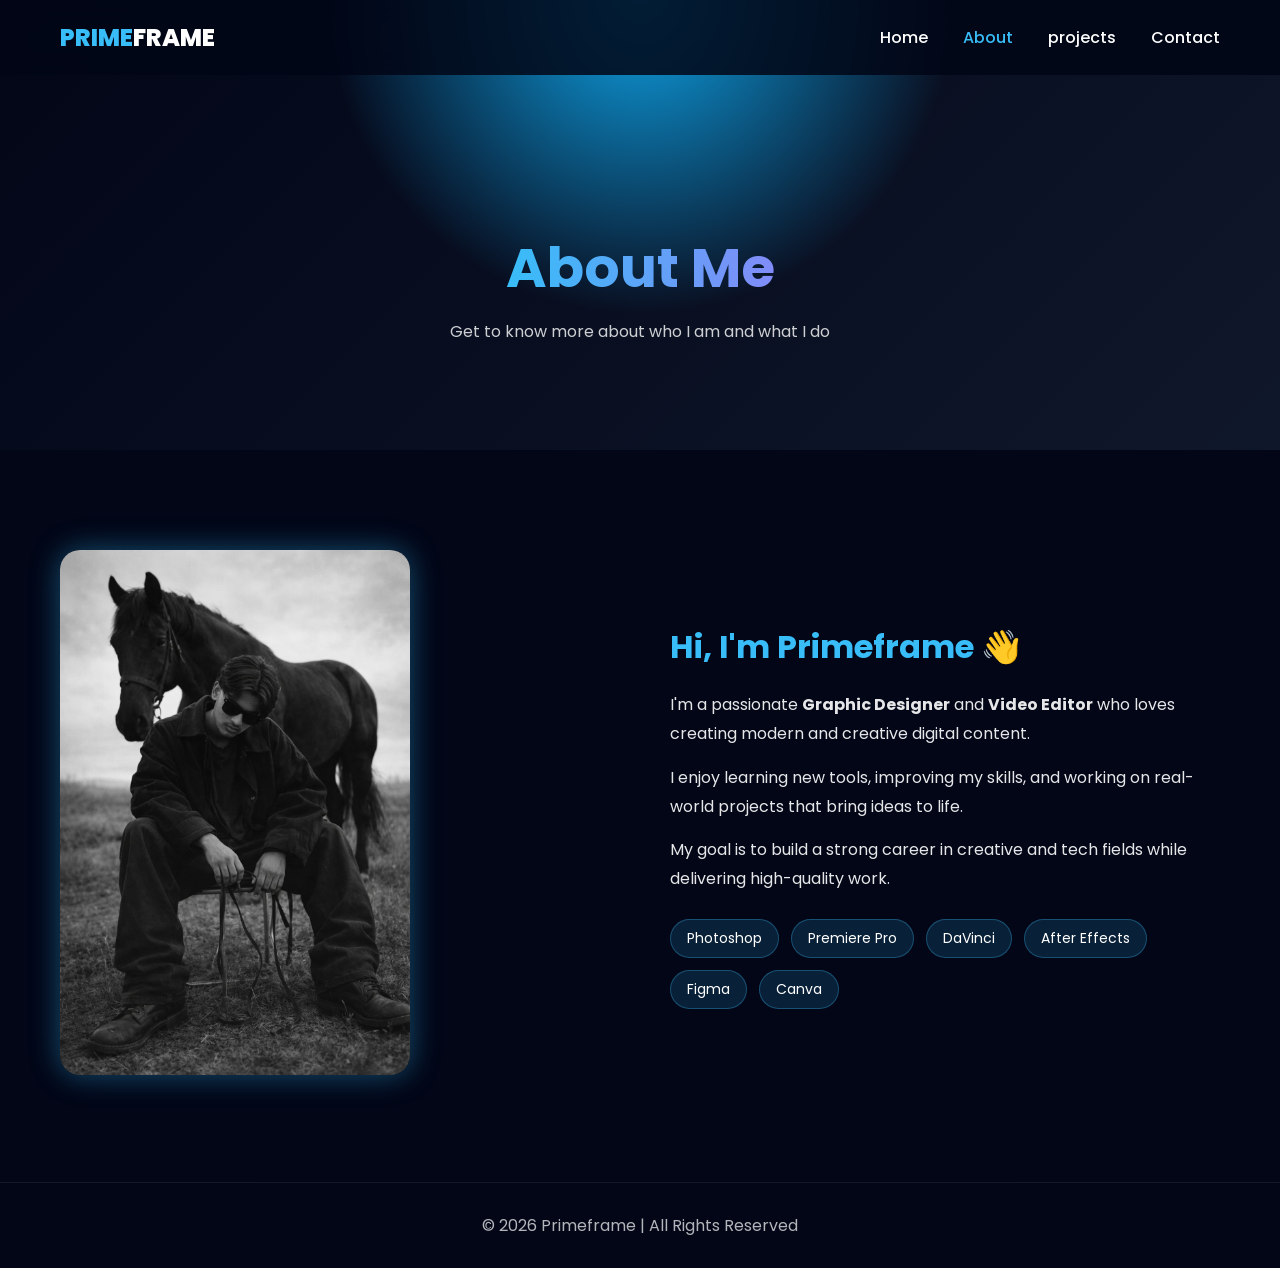
<file: aboutus.html>
<!DOCTYPE html>
<html lang="en">
<head>
  <meta charset="UTF-8">
  <meta name="viewport" content="width=device-width, initial-scale=1.0">

  <title>About Me | Primeframe</title>

  <!-- CSS -->
  <link rel="stylesheet" href="aboutus.css">

  <!-- Google Font -->
  <link href="https://fonts.googleapis.com/css2?family=Poppins:wght@300;400;500;600;700;800;900&display=swap" rel="stylesheet">

</head>
<body>

  <!-- NAVBAR -->
  <header class="navbar">

    <div class="logo">
      PRIME<span>FRAME</span>
    </div>

    <nav class="nav">
      <a href="/index.html">Home</a>
      <a href="/aboutus.html" class="active">About</a>
      <a href="/projects.html">projects</a>
      <a href="/contact.html">Contact</a>
    </nav>

  </header>

  <!-- ABOUT HERO -->
  <section class="about-hero">

    <h1>About Me</h1>
    <p>Get to know more about who I am and what I do</p>

  </section>

  <!-- ABOUT CONTENT -->
  <section class="about-content">

    <div class="about-container">

      <!-- Image -->
      <div class="about-img">
        <img src="/WhatsApp Image 2026-01-30 at 10.18.16 PM.jpeg" alt="Profile">
      </div>

      <!-- Text -->
      <div class="about-text">

        <h2>Hi, I'm Primeframe 👋</h2>

        <p>
          I'm a passionate <strong>Graphic Designer</strong> and
          <strong>Video Editor</strong> who loves creating modern
          and creative digital content.
        </p>

        <p>
          I enjoy learning new tools, improving my skills, and
          working on real-world projects that bring ideas to life.
        </p>

        <p>
          My goal is to build a strong career in creative and tech fields
          while delivering high-quality work.
        </p>

        <div class="about-skills">

          <span>Photoshop</span>
          <span>Premiere Pro</span>
          <span>DaVinci</span>
          <span>After Effects</span>
          <span>Figma</span>
          <span>Canva</span>

        </div>

      </div>

    </div>

  </section>

  <!-- FOOTER -->
  <footer class="footer" id="contact">

    <p>© 2026  Primeframe | All Rights Reserved</p>

  </footer>

</body>
</html>
</file>
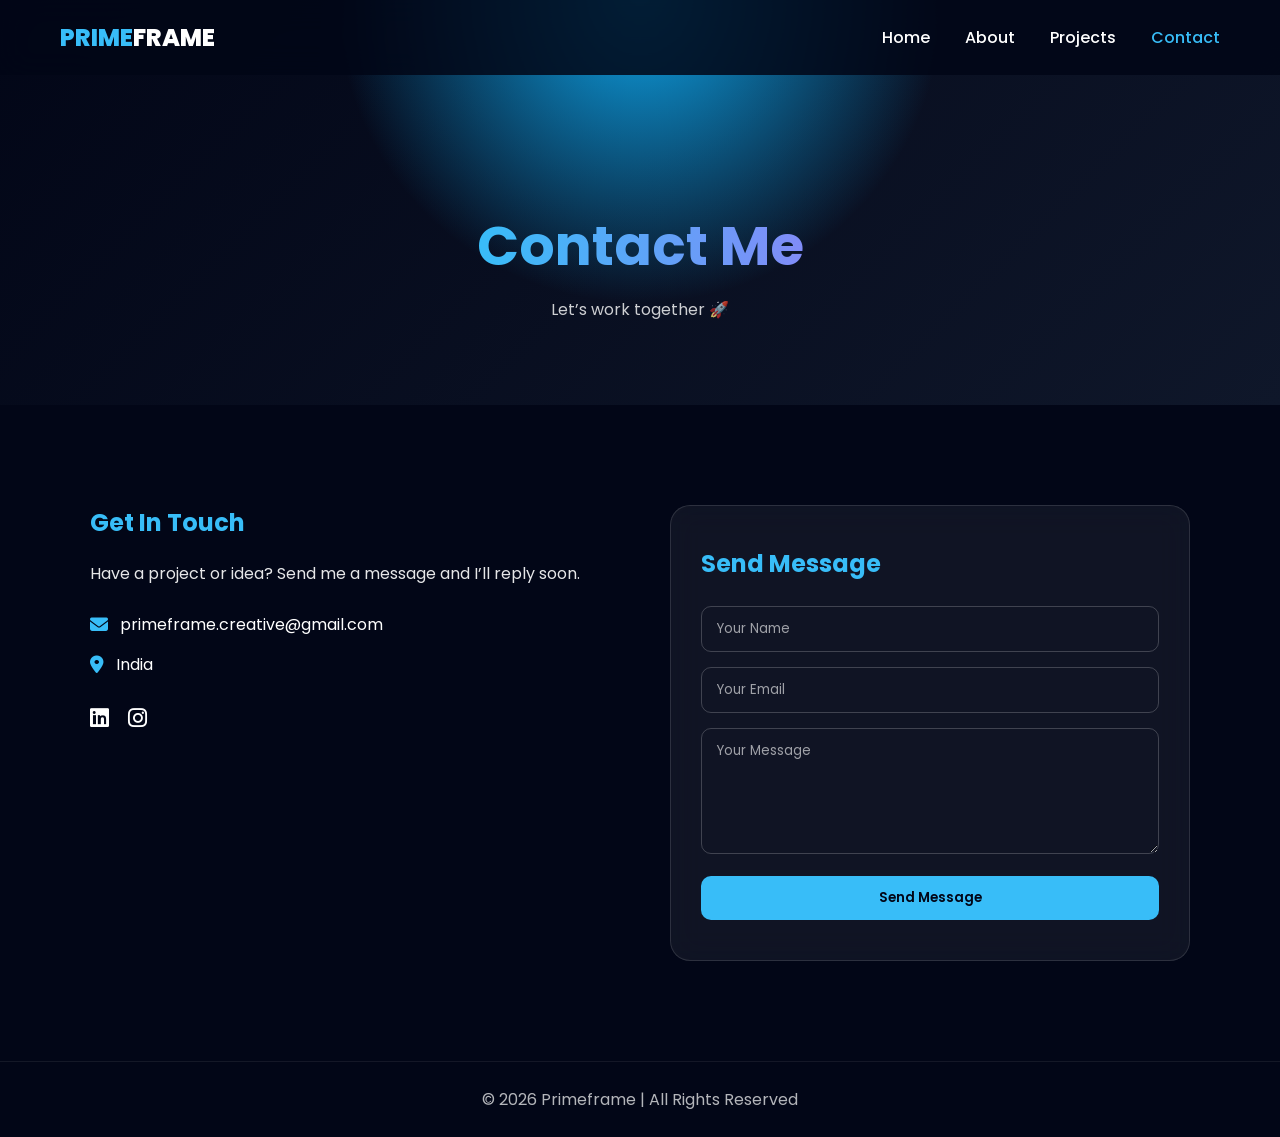
<file: contact.html>
<!DOCTYPE html>
<html lang="en">
<head>
  <meta charset="UTF-8">
  <meta name="viewport" content="width=device-width, initial-scale=1.0">

  <title>Contact Me | Primeframe</title>

  <!-- CSS -->
  <link rel="stylesheet" href="contact.css">

  <!-- Font Awesome -->
  <link rel="stylesheet"
    href="https://cdnjs.cloudflare.com/ajax/libs/font-awesome/6.5.0/css/all.min.css">

  <!-- Google Font -->
  <link href="https://fonts.googleapis.com/css2?family=Poppins:wght@300;400;500;600;700;800;900&display=swap"
        rel="stylesheet">
</head>

<body>

<!-- NAVBAR -->
<header class="navbar">

  <div class="logo">
    PRIME<span>FRAME</span>
  </div>

  <nav class="nav">
    <a href="/index.html">Home</a>
    <a href="/aboutus.html">About</a>
    <a href="/projects.html">Projects</a>
    <a href="/contact.html" class="active">Contact</a>
  </nav>

</header>


<!-- HERO -->
<section class="contact-hero">

  <h1>Contact Me</h1>
  <p>Let’s work together 🚀</p>

</section>


<!-- CONTACT -->
<section class="contact-section">

  <div class="contact-container">

    <!-- INFO -->
    <div class="contact-info">

      <h2>Get In Touch</h2>

      <p>
        Have a project or idea?  
        Send me a message and I’ll reply soon.
      </p>

      <div class="info-box">
        <i class="fas fa-envelope"></i>
        <span>primeframe.creative@gmail.com</span>
      </div>

      <div class="info-box">
        <i class="fas fa-map-marker-alt"></i>
        <span>India</span>
      </div>

      <div class="contact-social">
        
        <a href=""><i class="fab fa-linkedin"></i></a>
        <a href="https://www.instagram.com/priimeframe.studio?igsh=OHVqcW1lbzZzcHpj"><i class="fab fa-instagram"></i></a>
      </div>

    </div>


    <!-- FORM (CONNECTED TO FORMSPREE) -->
    <form 
      class="contact-form"
      action="https://formspree.io/f/xnjvowgz"
      method="POST"
    >

      <h2>Send Message</h2>

      <input 
        type="text" 
        name="name" 
        placeholder="Your Name" 
        required
      >

      <input 
        type="email" 
        name="email" 
        placeholder="Your Email" 
        required
      >

      <textarea 
        name="message"
        rows="5"
        placeholder="Your Message"
        required
      ></textarea>

      <!-- Redirect after submit -->
      <input type="hidden" name="_next" value="thankyou.html">

      <button type="submit">Send Message</button>

    </form>

  </div>

</section>


<!-- FOOTER -->
<footer class="footer">

  <p>© 2026 Primeframe | All Rights Reserved</p>

</footer>

</body>
</html>
</file>
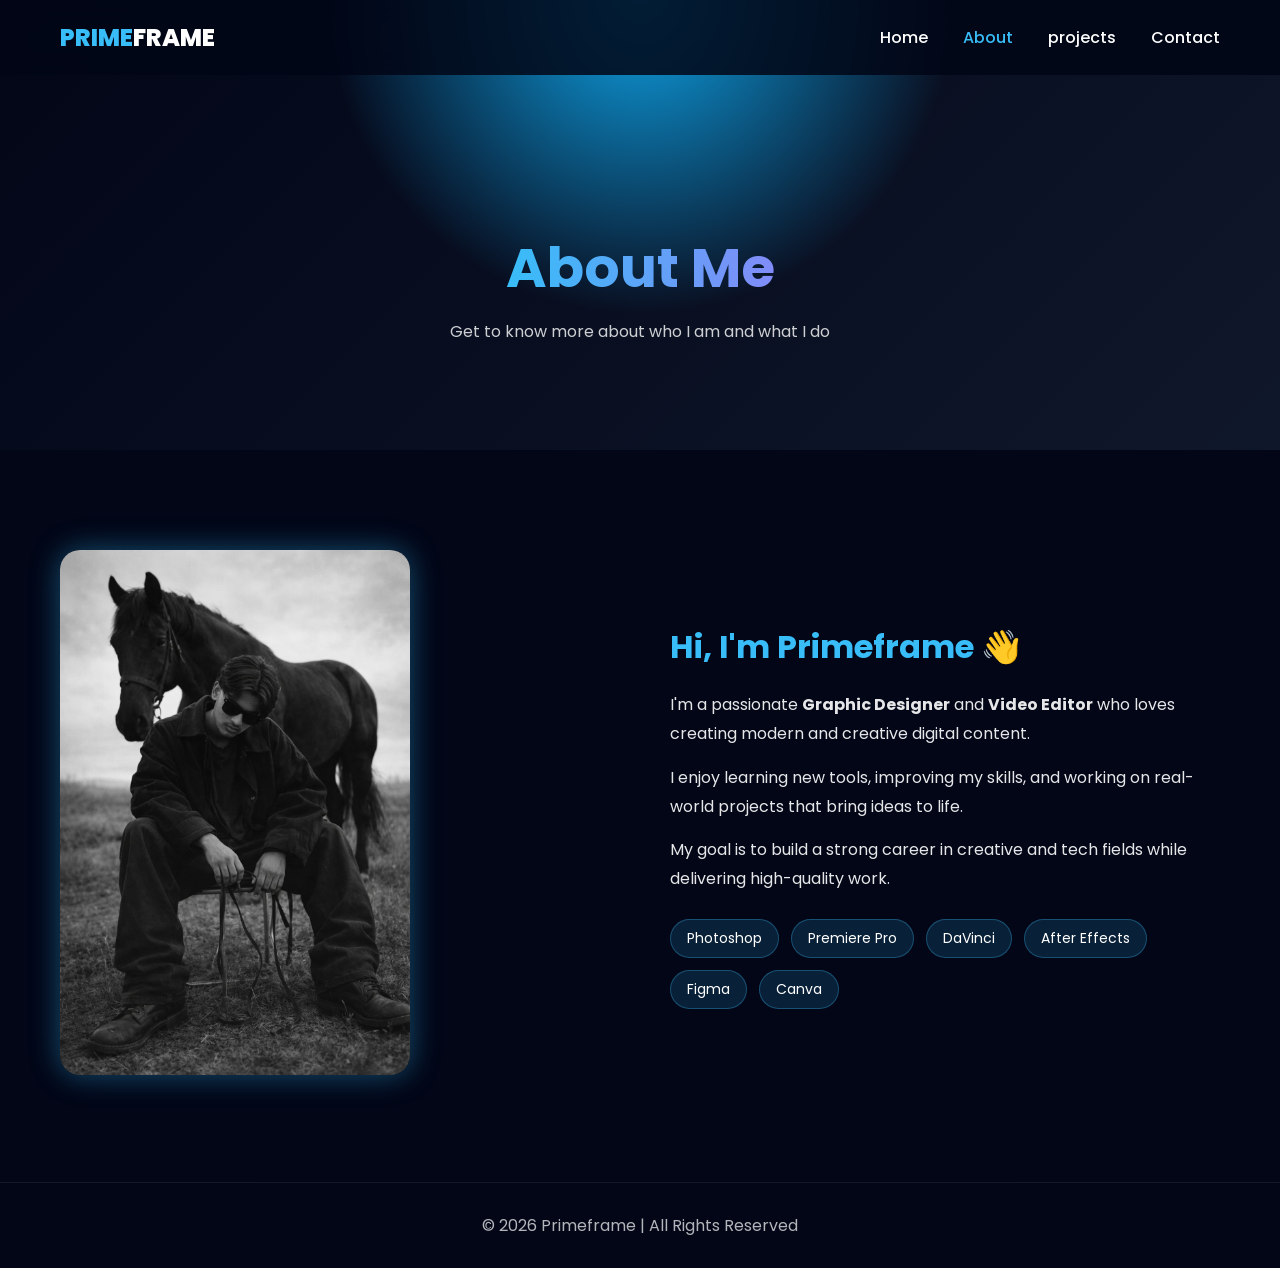
<file: ui/ux/aboutus.html>
<!DOCTYPE html>
<html lang="en">
<head>
  <meta charset="UTF-8">
  <meta name="viewport" content="width=device-width, initial-scale=1.0">

  <title>About Me | Primeframe</title>

  <!-- CSS -->
  <link rel="stylesheet" href="aboutus.css">

  <!-- Google Font -->
  <link href="https://fonts.googleapis.com/css2?family=Poppins:wght@300;400;500;600;700;800;900&display=swap" rel="stylesheet">

</head>
<body>

  <!-- NAVBAR -->
  <header class="navbar">

    <div class="logo">
      PRIME<span>FRAME</span>
    </div>

    <nav class="nav">
      <a href="/ui/ux/dashboard.html">Home</a>
      <a href="/ui/ux/aboutus.html" class="active">About</a>
      <a href="/ui/ux/projects.html">projects</a>
      <a href="/ui/ux/contact.html">Contact</a>
    </nav>

  </header>

  <!-- ABOUT HERO -->
  <section class="about-hero">

    <h1>About Me</h1>
    <p>Get to know more about who I am and what I do</p>

  </section>

  <!-- ABOUT CONTENT -->
  <section class="about-content">

    <div class="about-container">

      <!-- Image -->
      <div class="about-img">
        <img src="/ui/ux/WhatsApp Image 2026-01-30 at 10.18.16 PM.jpeg" alt="Profile">
      </div>

      <!-- Text -->
      <div class="about-text">

        <h2>Hi, I'm Primeframe 👋</h2>

        <p>
          I'm a passionate <strong>Graphic Designer</strong> and
          <strong>Video Editor</strong> who loves creating modern
          and creative digital content.
        </p>

        <p>
          I enjoy learning new tools, improving my skills, and
          working on real-world projects that bring ideas to life.
        </p>

        <p>
          My goal is to build a strong career in creative and tech fields
          while delivering high-quality work.
        </p>

        <div class="about-skills">

          <span>Photoshop</span>
          <span>Premiere Pro</span>
          <span>DaVinci</span>
          <span>After Effects</span>
          <span>Figma</span>
          <span>Canva</span>

        </div>

      </div>

    </div>

  </section>

  <!-- FOOTER -->
  <footer class="footer" id="contact">

    <p>© 2026  Primeframe | All Rights Reserved</p>

  </footer>

</body>
</html>
</file>
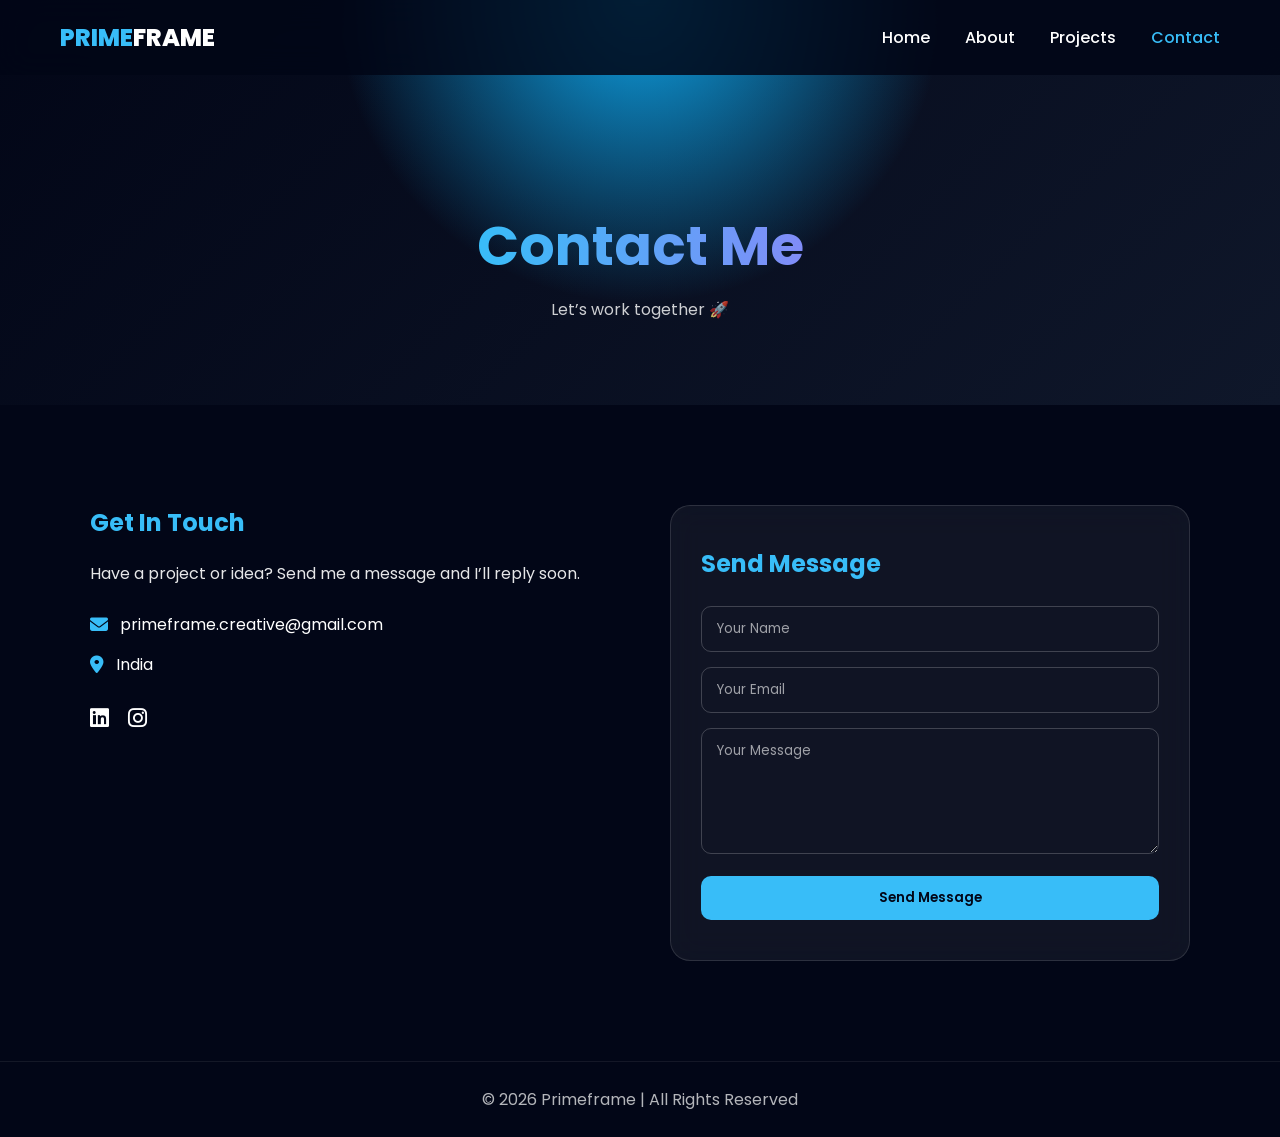
<file: ui/ux/contact.html>
<!DOCTYPE html>
<html lang="en">
<head>
  <meta charset="UTF-8">
  <meta name="viewport" content="width=device-width, initial-scale=1.0">

  <title>Contact Me | Primeframe</title>

  <!-- CSS -->
  <link rel="stylesheet" href="contact.css">

  <!-- Font Awesome -->
  <link rel="stylesheet"
    href="https://cdnjs.cloudflare.com/ajax/libs/font-awesome/6.5.0/css/all.min.css">

  <!-- Google Font -->
  <link href="https://fonts.googleapis.com/css2?family=Poppins:wght@300;400;500;600;700;800;900&display=swap"
        rel="stylesheet">
</head>

<body>

<!-- NAVBAR -->
<header class="navbar">

  <div class="logo">
    PRIME<span>FRAME</span>
  </div>

  <nav class="nav">
    <a href="/ui/ux/dashboard.html">Home</a>
    <a href="/ui/ux/aboutus.html">About</a>
    <a href="/ui/ux/projects.html">Projects</a>
    <a href="/ui/ux/contact.html" class="active">Contact</a>
  </nav>

</header>


<!-- HERO -->
<section class="contact-hero">

  <h1>Contact Me</h1>
  <p>Let’s work together 🚀</p>

</section>


<!-- CONTACT -->
<section class="contact-section">

  <div class="contact-container">

    <!-- INFO -->
    <div class="contact-info">

      <h2>Get In Touch</h2>

      <p>
        Have a project or idea?  
        Send me a message and I’ll reply soon.
      </p>

      <div class="info-box">
        <i class="fas fa-envelope"></i>
        <span>primeframe.creative@gmail.com</span>
      </div>

      <div class="info-box">
        <i class="fas fa-map-marker-alt"></i>
        <span>India</span>
      </div>

      <div class="contact-social">
        
        <a href=""><i class="fab fa-linkedin"></i></a>
        <a href="https://www.instagram.com/priimeframe.studio?igsh=OHVqcW1lbzZzcHpj"><i class="fab fa-instagram"></i></a>
      </div>

    </div>


    <!-- FORM (CONNECTED TO FORMSPREE) -->
    <form 
      class="contact-form"
      action="https://formspree.io/f/xnjvowgz"
      method="POST"
    >

      <h2>Send Message</h2>

      <input 
        type="text" 
        name="name" 
        placeholder="Your Name" 
        required
      >

      <input 
        type="email" 
        name="email" 
        placeholder="Your Email" 
        required
      >

      <textarea 
        name="message"
        rows="5"
        placeholder="Your Message"
        required
      ></textarea>

      <!-- Redirect after submit -->
      <input type="hidden" name="_next" value="thankyou.html">

      <button type="submit">Send Message</button>

    </form>

  </div>

</section>


<!-- FOOTER -->
<footer class="footer">

  <p>© 2026 Primeframe | All Rights Reserved</p>

</footer>

</body>
</html>
</file>
<file: aboutus.css>
/* RESET */

* {
  margin: 0;
  padding: 0;
  box-sizing: border-box;
  font-family: "Poppins", sans-serif;
}

body {
  background: #020617;
  color: white;
}

/* NAVBAR */

.navbar {
  position: fixed;
  top: 0;
  width: 100%;
  height: 75px;

  display: flex;
  justify-content: space-between;
  align-items: center;

  padding: 0 60px;

  background: rgba(2,6,23,0.85);
  backdrop-filter: blur(15px);

  z-index: 1000;
}

.logo {
  font-size: 24px;
  font-weight: 800;
  color: #38bdf8;
}

.logo span {
  color: white;
}

.nav {
  display: flex;
  gap: 35px;
}

.nav a {
  color: white;
  text-decoration: none;
  font-weight: 500;
  position: relative;
}

.nav a.active {
  color: #38bdf8;
}
.nav a:hover,
.nav a.active {
  color: #38bdf8;
}

.nav a:hover::after,
.nav a.active::after {
  width: 100%;
}

/* HERO */

.about-hero {
  min-height: 50vh;

  padding-top: 120px;

  display: flex;
  flex-direction: column;
  justify-content: center;
  align-items: center;

  text-align: center;

  background:
    radial-gradient(circle at top,#0ea5e9,transparent 40%),
    linear-gradient(135deg,#020617,#0f172a);
}

.about-hero h1 {
  font-size: 55px;

  background: linear-gradient(90deg,#38bdf8,#818cf8);
  -webkit-background-clip: text;
  -webkit-text-fill-color: transparent;
}

.about-hero p {
  margin-top: 10px;
  opacity: 0.8;
}

/* CONTENT */

.about-content {
  padding: 100px 60px;
}

.about-container {
  max-width: 1200px;
  margin: auto;

  display: grid;
  grid-template-columns: 1fr 1fr;

  gap: 60px;

  align-items: center;
}

/* IMAGE */

.about-img img {
  width: 100%;
  max-width: 350px;

  border-radius: 20px;

  box-shadow:
    0 0 30px rgba(56,189,248,0.4);

  transition: 0.4s;
}

.about-img img:hover {
  transform: scale(1.05);
}

/* TEXT */

.about-text h2 {
  font-size: 32px;
  margin-bottom: 20px;

  color: #38bdf8;
}

.about-text p {
  line-height: 1.8;
  margin-bottom: 15px;
  opacity: 0.9;
}

/* SKILLS TAGS */

.about-skills {
  margin-top: 25px;

  display: flex;
  flex-wrap: wrap;
  gap: 12px;
}

.about-skills span {
  background: rgba(56,189,248,0.15);

  padding: 8px 16px;

  border-radius: 20px;

  font-size: 14px;

  border: 1px solid rgba(56,189,248,0.3);

  transition: 0.3s;
}

.about-skills span:hover {
  background: #38bdf8;
  color: #020617;
}

/* FOOTER */

.footer {
  text-align: center;

  padding: 30px 10px;

  border-top: 1px solid rgba(255,255,255,0.1);

  opacity: 0.7;
}

/* MOBILE */

@media (max-width: 768px) {

  .navbar {
    padding: 0 25px;
  }

  .about-container {
    grid-template-columns: 1fr;
    text-align: center;
  }

  .about-img img {
    margin: auto;
  }

}
</file>
<file: contact.css>
/* RESET */

* {
  margin: 0;
  padding: 0;
  box-sizing: border-box;
  font-family: "Poppins", sans-serif;
}

body {
  background: #020617;
  color: white;
}

/* NAVBAR */

.navbar {
  position: fixed;
  top: 0;
  width: 100%;
  height: 75px;

  display: flex;
  justify-content: space-between;
  align-items: center;

  padding: 0 60px;

  background: rgba(2,6,23,0.85);
  backdrop-filter: blur(15px);

  z-index: 1000;
}

.logo {
  font-size: 24px;
  font-weight: 800;
  color: #38bdf8;
}

.logo span {
  color: white;
}

.nav {
  display: flex;
  gap: 35px;
}

.nav a {
  color: white;
  text-decoration: none;
  font-weight: 500;
}

.nav a.active {
  color: #38bdf8;
}
.nav a:hover,
.nav a.active {
  color: #38bdf8;
}

.nav a:hover::after,
.nav a.active::after {
  width: 100%;
}

/* HERO */

.contact-hero {
  min-height: 45vh;

  padding-top: 120px;

  display: flex;
  flex-direction: column;
  justify-content: center;
  align-items: center;

  text-align: center;

  background:
    radial-gradient(circle at top,#0ea5e9,transparent 40%),
    linear-gradient(135deg,#020617,#0f172a);
}

.contact-hero h1 {
  font-size: 55px;

  background: linear-gradient(90deg,#38bdf8,#818cf8);
  -webkit-background-clip: text;
  -webkit-text-fill-color: transparent;
}

.contact-hero p {
  margin-top: 10px;
  opacity: 0.8;
}

/* SECTION */

.contact-section {
  padding: 100px 60px;
}

.contact-container {
  max-width: 1100px;
  margin: auto;

  display: grid;
  grid-template-columns: 1fr 1fr;

  gap: 60px;
}

/* INFO */

.contact-info h2 {
  color: #38bdf8;
  margin-bottom: 20px;
}

.contact-info p {
  line-height: 1.7;
  opacity: 0.9;
  margin-bottom: 25px;
}

.info-box {
  display: flex;
  align-items: center;

  margin-bottom: 15px;
  gap: 12px;
}

.info-box i {
  color: #38bdf8;
  font-size: 18px;
}

/* SOCIAL */

.contact-social {
  margin-top: 25px;
}

.contact-social a {
  font-size: 22px;
  margin-right: 15px;
  color: white;

  transition: 0.3s;
}

.contact-social a:hover {
  color: #38bdf8;
}

/* FORM */

.contact-form {
  background: rgba(255,255,255,0.06);

  padding: 40px 30px;

  border-radius: 20px;

  border: 1px solid rgba(255,255,255,0.12);

  backdrop-filter: blur(15px);
}

.contact-form h2 {
  margin-bottom: 25px;
  color: #38bdf8;
}

.contact-form input,
.contact-form textarea {
  width: 100%;

  background: transparent;

  border: 1px solid rgba(255,255,255,0.2);

  padding: 12px 15px;

  border-radius: 10px;

  color: white;

  margin-bottom: 15px;

  outline: none;
}

.contact-form input::placeholder,
.contact-form textarea::placeholder {
  color: rgba(255,255,255,0.6);
}

/* Button */

.contact-form button {
  width: 100%;

  background: #38bdf8;

  color: #020617;

  border: none;

  padding: 12px;

  border-radius: 10px;

  font-weight: 600;

  cursor: pointer;

  transition: 0.3s;
}

.contact-form button:hover {
  background: #0ea5e9;
}

/* FOOTER */

.footer {
  text-align: center;

  padding: 25px 10px;

  border-top: 1px solid rgba(255,255,255,0.1);

  opacity: 0.7;
}

/* MOBILE */

@media (max-width: 768px) {

  .navbar {
    padding: 0 25px;
  }

  .contact-container {
    grid-template-columns: 1fr;
  }

  .contact-section {
    padding: 80px 25px;
  }

}
</file>
<file: ui/ux/aboutus.css>
/* RESET */

* {
  margin: 0;
  padding: 0;
  box-sizing: border-box;
  font-family: "Poppins", sans-serif;
}

body {
  background: #020617;
  color: white;
}

/* NAVBAR */

.navbar {
  position: fixed;
  top: 0;
  width: 100%;
  height: 75px;

  display: flex;
  justify-content: space-between;
  align-items: center;

  padding: 0 60px;

  background: rgba(2,6,23,0.85);
  backdrop-filter: blur(15px);

  z-index: 1000;
}

.logo {
  font-size: 24px;
  font-weight: 800;
  color: #38bdf8;
}

.logo span {
  color: white;
}

.nav {
  display: flex;
  gap: 35px;
}

.nav a {
  color: white;
  text-decoration: none;
  font-weight: 500;
  position: relative;
}

.nav a.active {
  color: #38bdf8;
}
.nav a:hover,
.nav a.active {
  color: #38bdf8;
}

.nav a:hover::after,
.nav a.active::after {
  width: 100%;
}

/* HERO */

.about-hero {
  min-height: 50vh;

  padding-top: 120px;

  display: flex;
  flex-direction: column;
  justify-content: center;
  align-items: center;

  text-align: center;

  background:
    radial-gradient(circle at top,#0ea5e9,transparent 40%),
    linear-gradient(135deg,#020617,#0f172a);
}

.about-hero h1 {
  font-size: 55px;

  background: linear-gradient(90deg,#38bdf8,#818cf8);
  -webkit-background-clip: text;
  -webkit-text-fill-color: transparent;
}

.about-hero p {
  margin-top: 10px;
  opacity: 0.8;
}

/* CONTENT */

.about-content {
  padding: 100px 60px;
}

.about-container {
  max-width: 1200px;
  margin: auto;

  display: grid;
  grid-template-columns: 1fr 1fr;

  gap: 60px;

  align-items: center;
}

/* IMAGE */

.about-img img {
  width: 100%;
  max-width: 350px;

  border-radius: 20px;

  box-shadow:
    0 0 30px rgba(56,189,248,0.4);

  transition: 0.4s;
}

.about-img img:hover {
  transform: scale(1.05);
}

/* TEXT */

.about-text h2 {
  font-size: 32px;
  margin-bottom: 20px;

  color: #38bdf8;
}

.about-text p {
  line-height: 1.8;
  margin-bottom: 15px;
  opacity: 0.9;
}

/* SKILLS TAGS */

.about-skills {
  margin-top: 25px;

  display: flex;
  flex-wrap: wrap;
  gap: 12px;
}

.about-skills span {
  background: rgba(56,189,248,0.15);

  padding: 8px 16px;

  border-radius: 20px;

  font-size: 14px;

  border: 1px solid rgba(56,189,248,0.3);

  transition: 0.3s;
}

.about-skills span:hover {
  background: #38bdf8;
  color: #020617;
}

/* FOOTER */

.footer {
  text-align: center;

  padding: 30px 10px;

  border-top: 1px solid rgba(255,255,255,0.1);

  opacity: 0.7;
}

/* MOBILE */

@media (max-width: 768px) {

  .navbar {
    padding: 0 25px;
  }

  .about-container {
    grid-template-columns: 1fr;
    text-align: center;
  }

  .about-img img {
    margin: auto;
  }

}
</file>
<file: ui/ux/contact.css>
/* RESET */

* {
  margin: 0;
  padding: 0;
  box-sizing: border-box;
  font-family: "Poppins", sans-serif;
}

body {
  background: #020617;
  color: white;
}

/* NAVBAR */

.navbar {
  position: fixed;
  top: 0;
  width: 100%;
  height: 75px;

  display: flex;
  justify-content: space-between;
  align-items: center;

  padding: 0 60px;

  background: rgba(2,6,23,0.85);
  backdrop-filter: blur(15px);

  z-index: 1000;
}

.logo {
  font-size: 24px;
  font-weight: 800;
  color: #38bdf8;
}

.logo span {
  color: white;
}

.nav {
  display: flex;
  gap: 35px;
}

.nav a {
  color: white;
  text-decoration: none;
  font-weight: 500;
}

.nav a.active {
  color: #38bdf8;
}
.nav a:hover,
.nav a.active {
  color: #38bdf8;
}

.nav a:hover::after,
.nav a.active::after {
  width: 100%;
}

/* HERO */

.contact-hero {
  min-height: 45vh;

  padding-top: 120px;

  display: flex;
  flex-direction: column;
  justify-content: center;
  align-items: center;

  text-align: center;

  background:
    radial-gradient(circle at top,#0ea5e9,transparent 40%),
    linear-gradient(135deg,#020617,#0f172a);
}

.contact-hero h1 {
  font-size: 55px;

  background: linear-gradient(90deg,#38bdf8,#818cf8);
  -webkit-background-clip: text;
  -webkit-text-fill-color: transparent;
}

.contact-hero p {
  margin-top: 10px;
  opacity: 0.8;
}

/* SECTION */

.contact-section {
  padding: 100px 60px;
}

.contact-container {
  max-width: 1100px;
  margin: auto;

  display: grid;
  grid-template-columns: 1fr 1fr;

  gap: 60px;
}

/* INFO */

.contact-info h2 {
  color: #38bdf8;
  margin-bottom: 20px;
}

.contact-info p {
  line-height: 1.7;
  opacity: 0.9;
  margin-bottom: 25px;
}

.info-box {
  display: flex;
  align-items: center;

  margin-bottom: 15px;
  gap: 12px;
}

.info-box i {
  color: #38bdf8;
  font-size: 18px;
}

/* SOCIAL */

.contact-social {
  margin-top: 25px;
}

.contact-social a {
  font-size: 22px;
  margin-right: 15px;
  color: white;

  transition: 0.3s;
}

.contact-social a:hover {
  color: #38bdf8;
}

/* FORM */

.contact-form {
  background: rgba(255,255,255,0.06);

  padding: 40px 30px;

  border-radius: 20px;

  border: 1px solid rgba(255,255,255,0.12);

  backdrop-filter: blur(15px);
}

.contact-form h2 {
  margin-bottom: 25px;
  color: #38bdf8;
}

.contact-form input,
.contact-form textarea {
  width: 100%;

  background: transparent;

  border: 1px solid rgba(255,255,255,0.2);

  padding: 12px 15px;

  border-radius: 10px;

  color: white;

  margin-bottom: 15px;

  outline: none;
}

.contact-form input::placeholder,
.contact-form textarea::placeholder {
  color: rgba(255,255,255,0.6);
}

/* Button */

.contact-form button {
  width: 100%;

  background: #38bdf8;

  color: #020617;

  border: none;

  padding: 12px;

  border-radius: 10px;

  font-weight: 600;

  cursor: pointer;

  transition: 0.3s;
}

.contact-form button:hover {
  background: #0ea5e9;
}

/* FOOTER */

.footer {
  text-align: center;

  padding: 25px 10px;

  border-top: 1px solid rgba(255,255,255,0.1);

  opacity: 0.7;
}

/* MOBILE */

@media (max-width: 768px) {

  .navbar {
    padding: 0 25px;
  }

  .contact-container {
    grid-template-columns: 1fr;
  }

  .contact-section {
    padding: 80px 25px;
  }

}
</file>
